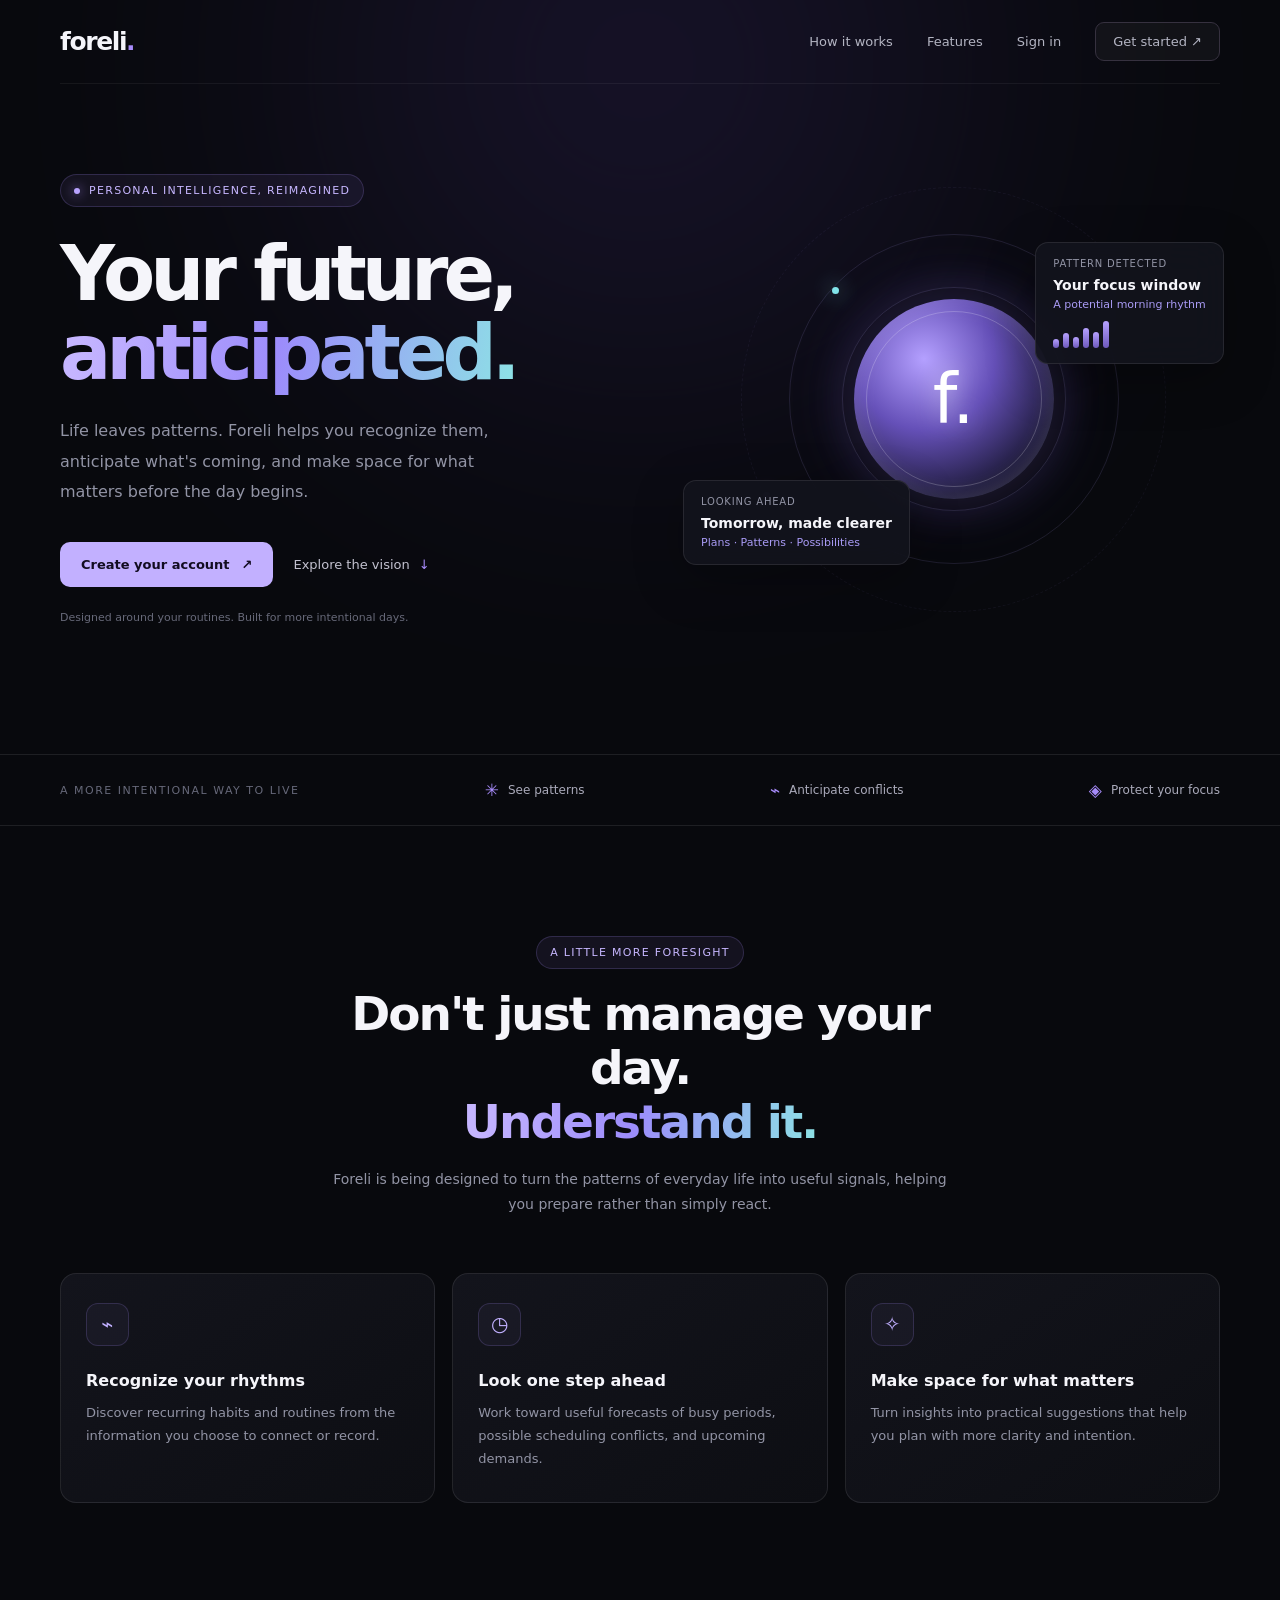
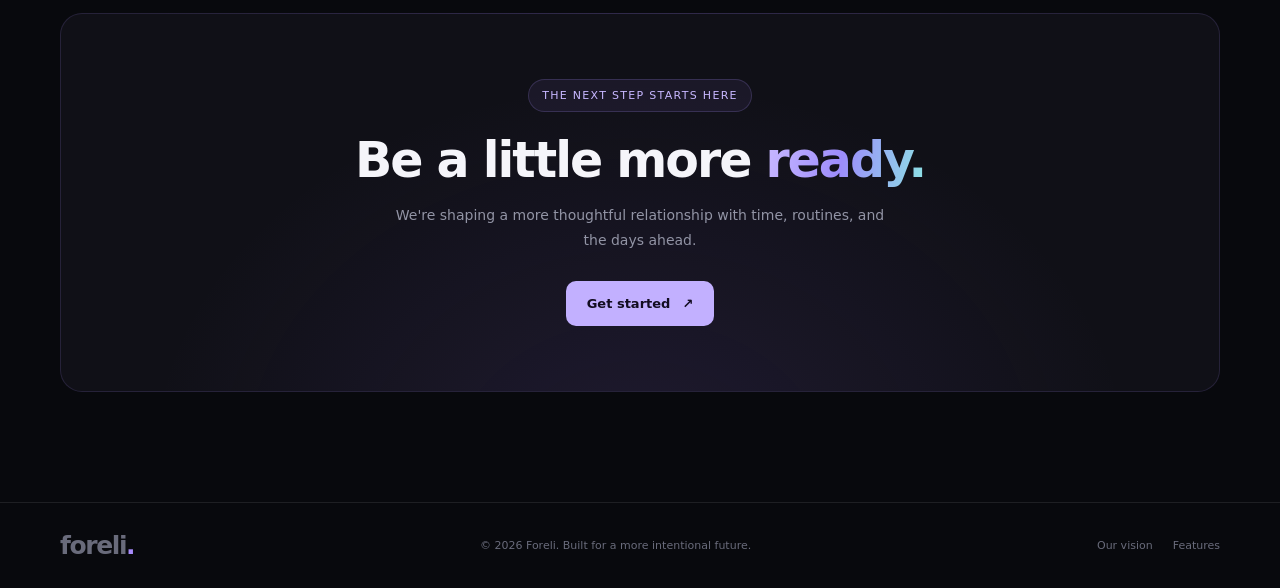
<file: index.html>
<!DOCTYPE html>
<html lang="en">
<head>
  <meta charset="UTF-8">
  <meta name="viewport" content="width=device-width, initial-scale=1.0">
  <meta name="theme-color" content="#08090d">
  <title>Foreli</title>
  <meta name="description" content="Foreli helps you anticipate your day, recognize patterns, and stay ahead of what's coming.">

  <style>
    :root {
      --bg: #08090d;
      --panel: #101117;
      --text: #f5f5fa;
      --muted: #9294a5;
      --purple: #a78bfa;
      --cyan: #83e5e9;
      --border: rgba(255,255,255,.09);
    }

    * { box-sizing: border-box; margin: 0; padding: 0; }
    html { scroll-behavior: smooth; }
    body {
      background: var(--bg);
      color: var(--text);
      font-family: Inter, ui-sans-serif, system-ui, -apple-system, sans-serif;
      overflow-x: hidden;
    }
    a { color: inherit; text-decoration: none; }
    button { font: inherit; }
    .container { width: min(1160px, calc(100% - 48px)); margin: auto; }

    .background-glow {
      position: absolute;
      width: 650px;
      height: 650px;
      top: -260px;
      left: 50%;
      transform: translateX(-50%);
      background: #7852dc;
      opacity: .14;
      filter: blur(150px);
      border-radius: 50%;
      pointer-events: none;
    }

    nav {
      height: 84px;
      display: flex;
      align-items: center;
      justify-content: space-between;
      border-bottom: 1px solid rgba(255,255,255,.055);
      position: relative;
      z-index: 5;
    }
    .logo {
      font-size: 25px;
      font-weight: 750;
      letter-spacing: -1.4px;
    }
    .logo span { color: var(--purple); }
    .nav-links { display: flex; align-items: center; gap: 34px; }
    .nav-links a { font-size: 13px; color: #b3b4c2; transition: color .2s; }
    .nav-links a:hover { color: white; }
    .nav-cta {
      display: inline-flex;
      align-items: center;
      justify-content: center;
      border: 1px solid #36313f;
      padding: 11px 17px;
      border-radius: 9px;
      background: rgba(255,255,255,.035);
      color: white;
      cursor: pointer;
      transition: .25s;
    }
    .nav-cta:hover { background: #a78bfa; color: #100b1d; }

    .hero {
      min-height: 670px;
      display: grid;
      grid-template-columns: 1.04fr .96fr;
      align-items: center;
      gap: 50px;
      padding-top: 40px;
      padding-bottom: 80px;
      position: relative;
    }
    .eyebrow {
      display: inline-flex;
      align-items: center;
      gap: 9px;
      color: #c7b7ff;
      background: rgba(167,139,250,.075);
      border: 1px solid rgba(167,139,250,.2);
      padding: 9px 13px;
      border-radius: 30px;
      font-size: 11px;
      letter-spacing: 1.3px;
      text-transform: uppercase;
    }
    .dot {
      width: 6px;
      height: 6px;
      background: #b9a3ff;
      border-radius: 50%;
      box-shadow: 0 0 12px #a78bfa;
    }
    h1 {
      font-size: clamp(48px, 6vw, 76px);
      letter-spacing: -5px;
      line-height: 1.04;
      font-weight: 650;
      margin: 27px 0 24px;
    }
    .gradient-text {
      background: linear-gradient(100deg, #c5b5ff 5%, #9c8cfb 48%, #8de3e5 100%);
      -webkit-background-clip: text;
      background-clip: text;
      color: transparent;
    }
    .hero-copy {
      max-width: 480px;
      font-size: 16px;
      line-height: 1.9;
      color: var(--muted);
    }
    .hero-actions { display: flex; align-items: center; gap: 20px; margin-top: 34px; }
    .primary-btn {
      border: none;
      display: inline-flex;
      justify-content: center;
      align-items: center;
      gap: 12px;
      padding: 15px 21px;
      border-radius: 10px;
      background: #c2b0ff;
      color: #120c20;
      font-weight: 700;
      font-size: 13px;
      cursor: pointer;
      transition: transform .25s, box-shadow .25s;
    }
    .primary-btn:hover { transform: translateY(-3px); box-shadow: 0 10px 40px #8e6bea35; }
    .text-link { color: #c3c2d0; font-size: 13px; }
    .text-link span { color: var(--purple); margin-left: 5px; }
    .hero-note { color: #676979; font-size: 11px; margin-top: 24px; }

    .visual {
      min-height: 465px;
      display: grid;
      place-items: center;
      position: relative;
      perspective: 1000px;
    }
    .orbit {
      width: 330px;
      height: 330px;
      border-radius: 50%;
      position: absolute;
      border: 1px solid rgba(179,159,255,.13);
      animation: rotate 35s linear infinite;
    }
    .orbit.two { width: 425px; height: 425px; border-style: dashed; opacity: .45; animation-duration: 65s; }
    .orbit::before {
      content: "";
      width: 7px; height: 7px; border-radius: 50%;
      background: var(--cyan); position: absolute; top: 16%; left: 13%;
      box-shadow: 0 0 20px var(--cyan);
    }
    .orbit.two::before { background: var(--purple); top: 72%; left: 5%; box-shadow: 0 0 20px var(--purple); }
    @keyframes rotate { to { transform: rotate(360deg); } }

    .core {
      position: relative;
      width: 200px; height: 200px; border-radius: 50%;
      display: grid; place-items: center;
      background: radial-gradient(circle at 35% 30%, #b4a0ff, #6550b8 37%, #211d40 72%, #101017);
      box-shadow: 0 0 65px #9474ff35, inset 0 0 25px #ffffff26;
      animation: float 5s ease-in-out infinite;
    }
    .core::before {
      content: "";
      position: absolute; inset: 12px; border-radius: 50%;
      border: 1px solid #ffffff35;
    }
    .core::after {
      content: "";
      position: absolute; inset: -12px; border-radius: 50%;
      border: 1px solid #bcaaff25;
      box-shadow: 0 0 45px #9675ff13;
    }
    .core-mark { font-size: 70px; font-weight: 300; color: white; text-shadow: 0 0 25px #fff8; }
    @keyframes float { 0%,100% { transform: translateY(0); } 50% { transform: translateY(-12px); } }

    .float-card {
      position: absolute;
      background: rgba(19,20,29,.88);
      border: 1px solid var(--border);
      border-radius: 13px;
      padding: 15px 17px;
      backdrop-filter: blur(18px);
      box-shadow: 0 15px 50px #0004;
      animation: float 6s ease-in-out infinite;
    }
    .card-top { top: 75px; right: -4px; }
    .card-bottom { bottom: 67px; left: -4px; animation-delay: -2s; }
    .card-label { font-size: 10px; letter-spacing: .8px; color: #9294a5; text-transform: uppercase; }
    .card-value { margin-top: 8px; font-size: 14px; font-weight: 650; }
    .card-sub { color: #a99bf5; font-size: 11px; margin-top: 5px; }
    .mini-bars { display: flex; align-items: end; gap: 4px; height: 27px; margin-top: 10px; }
    .mini-bars i { width: 6px; border-radius: 4px; background: linear-gradient(#b6a1ff, #6e59bd); }
    .mini-bars i:nth-child(1) { height: 35%; }
    .mini-bars i:nth-child(2) { height: 55%; }
    .mini-bars i:nth-child(3) { height: 40%; }
    .mini-bars i:nth-child(4) { height: 75%; }
    .mini-bars i:nth-child(5) { height: 60%; }
    .mini-bars i:nth-child(6) { height: 100%; }

    .trust-strip {
      border-top: 1px solid var(--border);
      border-bottom: 1px solid var(--border);
      padding: 25px 0;
    }
    .trust-inner { display: flex; justify-content: space-between; align-items: center; gap: 20px; }
    .trust-label { color: #666879; font-size: 11px; text-transform: uppercase; letter-spacing: 1.5px; }
    .trust-item { color: #aaaaba; font-size: 12px; display: flex; align-items: center; gap: 9px; }
    .trust-item span { color: var(--purple); font-size: 17px; }

    .section { padding: 110px 0; }
    .section-heading { text-align: center; max-width: 630px; margin: 0 auto 55px; }
    .section-heading h2 { font-size: clamp(32px, 4vw, 47px); letter-spacing: -2px; line-height: 1.15; margin: 18px 0; }
    .section-heading p { font-size: 14px; line-height: 1.8; color: var(--muted); }
    .features { display: grid; grid-template-columns: repeat(3, 1fr); gap: 17px; }
    .feature {
      border: 1px solid var(--border);
      background: linear-gradient(145deg, #13141c, #0d0e13);
      border-radius: 16px;
      padding: 29px 25px;
      min-height: 230px;
      transition: transform .25s, border-color .25s;
    }
    .feature:hover { transform: translateY(-5px); border-color: #a78bfa55; }
    .feature-icon {
      width: 43px; height: 43px; display: grid; place-items: center;
      border: 1px solid #a78bfa30; background: #a78bfa0c;
      border-radius: 12px; color: #c1b0ff; font-size: 20px;
    }
    .feature h3 { font-size: 16px; margin: 25px 0 11px; }
    .feature p { color: var(--muted); font-size: 13px; line-height: 1.8; }

    .cta-panel {
      border: 1px solid #a78bfa25;
      background: radial-gradient(ellipse at 50% 120%, #7454bd26, transparent 60%), #101017;
      border-radius: 22px;
      padding: 65px 24px;
      text-align: center;
    }
    .cta-panel h2 { font-size: clamp(32px, 5vw, 49px); letter-spacing: -2px; margin: 20px 0 14px; }
    .cta-panel p { color: var(--muted); font-size: 14px; line-height: 1.8; max-width: 500px; margin: auto; }
    .cta-panel .primary-btn { margin-top: 28px; }
    footer { border-top: 1px solid var(--border); padding: 28px 0; color: #696b7b; font-size: 11px; }
    .footer-inner { display: flex; align-items: center; justify-content: space-between; gap: 20px; }
    .footer-links { display: flex; gap: 20px; }

    .reveal { opacity: 0; transform: translateY(20px); transition: opacity .7s, transform .7s; }
    .reveal.visible { opacity: 1; transform: translateY(0); }

    #notice {
      position: fixed; bottom: 24px; left: 50%; transform: translate(-50%, 20px);
      background: #1a1925; border: 1px solid #a78bfa55; border-radius: 10px;
      padding: 14px 20px; color: white; font-size: 13px;
      opacity: 0; pointer-events: none; transition: .25s; z-index: 10;
      width: max-content; max-width: calc(100% - 32px);
    }
    #notice.show { opacity: 1; transform: translate(-50%, 0); }

    @media (max-width: 850px) {
      .hero { grid-template-columns: 1fr; padding-top: 75px; gap: 10px; }
      .hero-content { text-align: center; }
      .hero-copy { margin: auto; }
      .hero-actions { justify-content: center; }
      .hero-note { text-align: center; }
      .visual { min-height: 480px; }
      .features { grid-template-columns: 1fr 1fr; }
      .trust-label { display: none; }
    }
    @media (max-width: 560px) {
      .container { width: calc(100% - 34px); }
      nav { height: 72px; }
      .nav-links { gap: 12px; }
      .nav-links a:not(.nav-cta) { display: none; }
      .nav-cta { padding: 10px 12px; font-size: 12px; }
      h1 { letter-spacing: -3px; }
      .hero { padding-top: 60px; }
      .hero-actions { flex-direction: column; gap: 18px; }
      .visual { min-height: 380px; transform: scale(.84); margin: -20px -25px; }
      .orbit.two { width: 350px; height: 350px; }
      .orbit { width: 275px; height: 275px; }
      .core { width: 160px; height: 160px; }
      .core-mark { font-size: 58px; }
      .card-top { right: -4px; }
      .card-bottom { left: -4px; }
      .trust-inner { justify-content: center; flex-wrap: wrap; }
      .trust-item { font-size: 11px; }
      .section { padding: 75px 0; }
      .features { grid-template-columns: 1fr; }
      .feature { min-height: auto; }
      .cta-panel { padding: 48px 20px; }
      .footer-inner { flex-direction: column; text-align: center; }
    }

    @media (prefers-reduced-motion: reduce) {
      *, *::before, *::after { animation-duration: .01ms !important; scroll-behavior: auto !important; transition-duration: .01ms !important; }
      .reveal { opacity: 1; transform: none; }
    }
  </style>
</head>

<body>
  <div class="background-glow"></div>

  <div class="container">
    <nav aria-label="Main navigation">
      <a class="logo" href="#home" aria-label="Foreli home">foreli<span>.</span></a>
      <div class="nav-links">
        <a href="#how-it-works">How it works</a>
        <a href="#features">Features</a>
        <a href="login.html">Sign in</a>
        <a class="nav-cta" href="register.html">Get started ↗</a>
      </div>
    </nav>

    <main id="home">
      <section class="hero">
        <div class="hero-content">
          <div class="eyebrow"><span class="dot"></span> Personal intelligence, reimagined</div>
          <h1>Your future,<br><span class="gradient-text">anticipated.</span></h1>
          <p class="hero-copy">
            Life leaves patterns. Foreli helps you recognize them, anticipate
            what's coming, and make space for what matters before the day begins.
          </p>
          <div class="hero-actions">
            <a class="primary-btn" href="register.html">Create your account <span>↗</span></a>
            <a class="text-link" href="#how-it-works">Explore the vision <span>↓</span></a>
          </div>
          <p class="hero-note">Designed around your routines. Built for more intentional days.</p>
        </div>

        <div class="visual" aria-label="Abstract animated visualization of personal intelligence">
          <div class="orbit two"></div>
          <div class="orbit"></div>
          <div class="core"><span class="core-mark">f.</span></div>

          <div class="float-card card-top">
            <div class="card-label">Pattern detected</div>
            <div class="card-value">Your focus window</div>
            <div class="card-sub">A potential morning rhythm</div>
            <div class="mini-bars"><i></i><i></i><i></i><i></i><i></i><i></i></div>
          </div>

          <div class="float-card card-bottom">
            <div class="card-label">Looking ahead</div>
            <div class="card-value">Tomorrow, made clearer</div>
            <div class="card-sub">Plans · Patterns · Possibilities</div>
          </div>
        </div>
      </section>
    </main>
  </div>

  <section class="trust-strip">
    <div class="container trust-inner">
      <span class="trust-label">A more intentional way to live</span>
      <div class="trust-item"><span>✳</span> See patterns</div>
      <div class="trust-item"><span>⌁</span> Anticipate conflicts</div>
      <div class="trust-item"><span>◈</span> Protect your focus</div>
    </div>
  </section>

  <section class="section" id="how-it-works">
    <div class="container">
      <div class="section-heading reveal">
        <div class="eyebrow">A little more foresight</div>
        <h2>Don't just manage your day.<br><span class="gradient-text">Understand it.</span></h2>
        <p>Foreli is being designed to turn the patterns of everyday life into useful signals, helping you prepare rather than simply react.</p>
      </div>

      <div class="features" id="features">
        <article class="feature reveal">
          <div class="feature-icon">⌁</div>
          <h3>Recognize your rhythms</h3>
          <p>Discover recurring habits and routines from the information you choose to connect or record.</p>
        </article>
        <article class="feature reveal">
          <div class="feature-icon">◷</div>
          <h3>Look one step ahead</h3>
          <p>Work toward useful forecasts of busy periods, possible scheduling conflicts, and upcoming demands.</p>
        </article>
        <article class="feature reveal">
          <div class="feature-icon">✧</div>
          <h3>Make space for what matters</h3>
          <p>Turn insights into practical suggestions that help you plan with more clarity and intention.</p>
        </article>
      </div>
    </div>
  </section>

  <section class="section" style="padding-top:0">
    <div class="container">
      <div class="cta-panel reveal">
        <div class="eyebrow">The next step starts here</div>
        <h2>Be a little more <span class="gradient-text">ready.</span></h2>
        <p>We're shaping a more thoughtful relationship with time, routines, and the days ahead.</p>
        <a class="primary-btn" href="register.html">Get started <span>↗</span></a>
      </div>
    </div>
  </section>

  <footer>
    <div class="container footer-inner">
      <a class="logo" href="#home">foreli<span>.</span></a>
      <span>© 2026 Foreli. Built for a more intentional future.</span>
      <div class="footer-links">
        <a href="#how-it-works">Our vision</a>
        <a href="#features">Features</a>
      </div>
    </div>
  </footer>

  <div id="notice" role="status" aria-live="polite"></div>

  <script>
    const notice = document.getElementById('notice');
    let noticeTimer;

    document.querySelectorAll('[data-notice]').forEach(button => {
      button.addEventListener('click', () => {
        notice.textContent = 'Foreli is currently a preview. Early access signup is coming soon.';
        notice.classList.add('show');
        clearTimeout(noticeTimer);
        noticeTimer = setTimeout(() => notice.classList.remove('show'), 3500);
      });
    });

    const observer = new IntersectionObserver(entries => {
      entries.forEach(entry => {
        if (entry.isIntersecting) {
          entry.target.classList.add('visible');
          observer.unobserve(entry.target);
        }
      });
    }, { threshold: 0.12 });

    document.querySelectorAll('.reveal').forEach(el => observer.observe(el));
  </script>
</body>
</html>
</file>
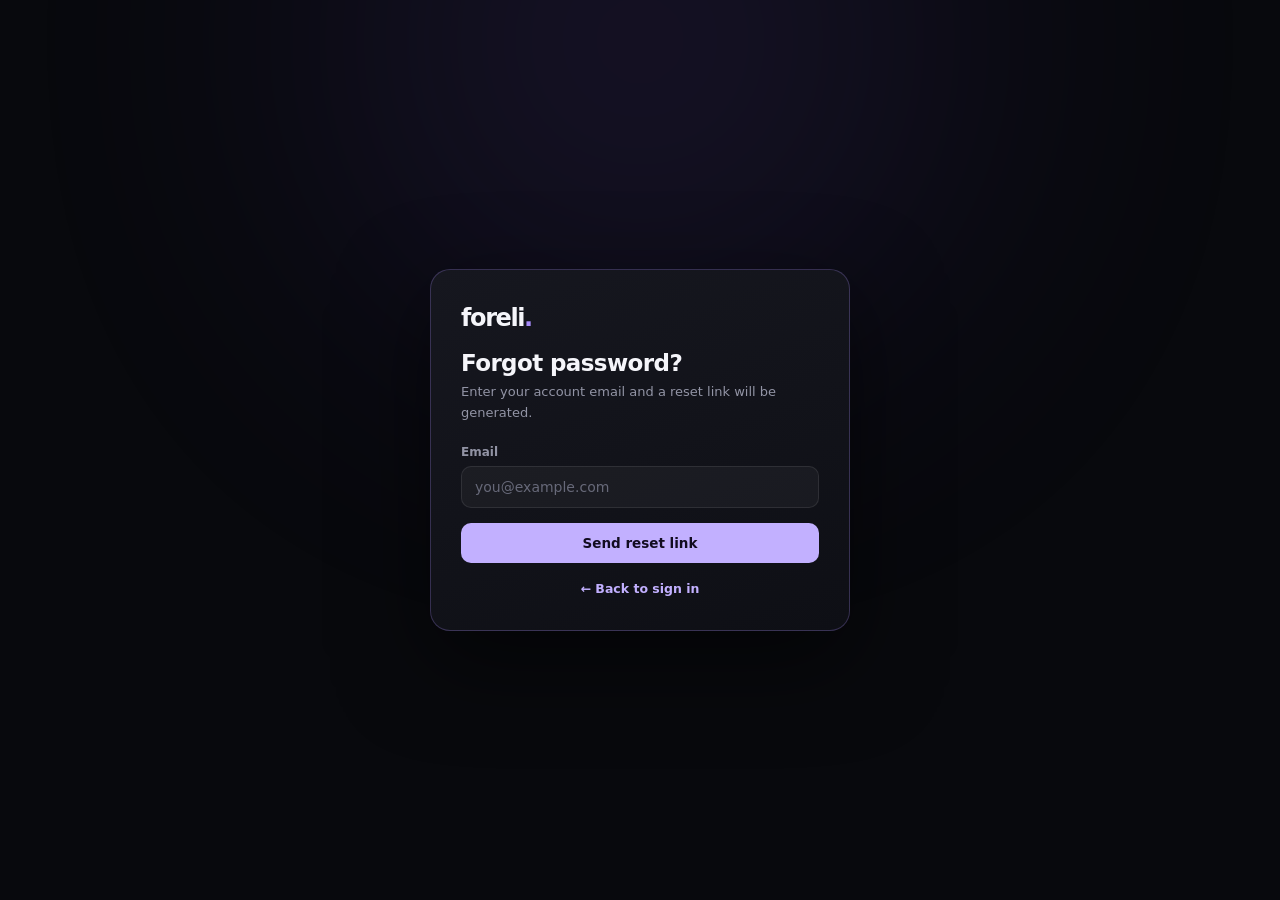
<file: forgot.html>
<!DOCTYPE html>
<html lang="en">
<head>
  <meta charset="UTF-8">
  <meta name="viewport" content="width=device-width, initial-scale=1.0">
  <meta name="theme-color" content="#08090d">
  <title>Forgot password — Foreli</title>
  <meta name="description" content="Reset your Foreli password.">
  <link rel="stylesheet" href="assets/css/auth.css">
</head>
<body class="auth-page">
  <div class="auth-glow"></div>
  <main class="auth-card">
    <a class="auth-brand" href="index.html">foreli<span>.</span></a>
    <h1 class="auth-title">Forgot password?</h1>
    <p class="auth-sub">Enter your account email and a reset link will be generated.</p>

    <form data-auth-mode="forgot" novalidate>
      <div class="auth-error" id="authError" role="alert" hidden></div>
      <div class="auth-result" id="authResult" hidden></div>

      <div class="field">
        <label for="forgot-email">Email</label>
        <input id="forgot-email" type="email" name="email" autocomplete="email"
               placeholder="you@example.com" required>
      </div>

      <div class="auth-actions">
        <button type="submit" class="btn btn-primary">Send reset link</button>
      </div>
    </form>

    <p class="auth-switch"><a href="login.html">← Back to sign in</a></p>
  </main>

  <script src="assets/js/config.js"></script>
  <script src="assets/js/reset.js"></script>
</body>
</html>
</file>
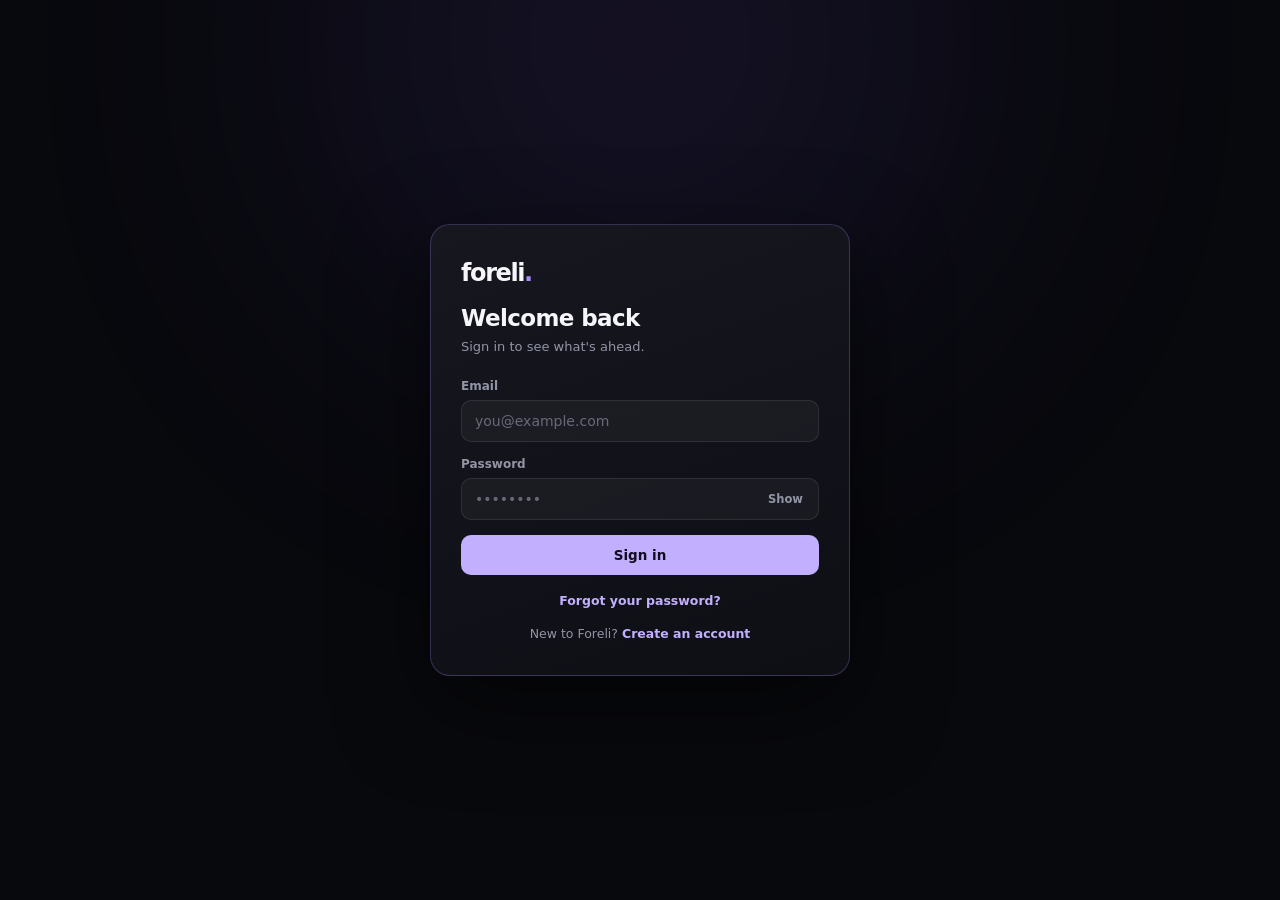
<file: login.html>
<!DOCTYPE html>
<html lang="en">
<head>
  <meta charset="UTF-8">
  <meta name="viewport" content="width=device-width, initial-scale=1.0">
  <meta name="theme-color" content="#08090d">
  <title>Sign in — Foreli</title>
  <meta name="description" content="Sign in to Foreli to see what's ahead.">
  <link rel="stylesheet" href="assets/css/auth.css">
</head>
<body class="auth-page">
  <div class="auth-glow"></div>
  <main class="auth-card">
    <a class="auth-brand" href="index.html">foreli<span>.</span></a>
    <h1 class="auth-title">Welcome back</h1>
    <p class="auth-sub">Sign in to see what's ahead.</p>

    <form data-auth-mode="login" novalidate>
      <div class="auth-error" id="authError" role="alert" hidden></div>

      <div class="field">
        <label for="login-email">Email</label>
        <input id="login-email" type="email" name="email" autocomplete="email"
               placeholder="you@example.com" required>
      </div>

      <div class="field">
        <label for="login-password">Password</label>
        <span class="password-wrap">
          <input id="login-password" type="password" name="password"
                 autocomplete="current-password" placeholder="••••••••" required>
          <button type="button" class="toggle-pw" data-toggle-password
                  aria-label="Show password">Show</button>
        </span>
      </div>

      <div class="auth-actions">
        <button type="submit" class="btn btn-primary">Sign in</button>
      </div>
    </form>

    <p class="auth-switch"><a href="forgot.html">Forgot your password?</a></p>
    <p class="auth-switch">New to Foreli? <a href="register.html">Create an account</a></p>
  </main>

  <script src="assets/js/config.js"></script>
  <script src="assets/js/auth.js"></script>
</body>
</html>
</file>
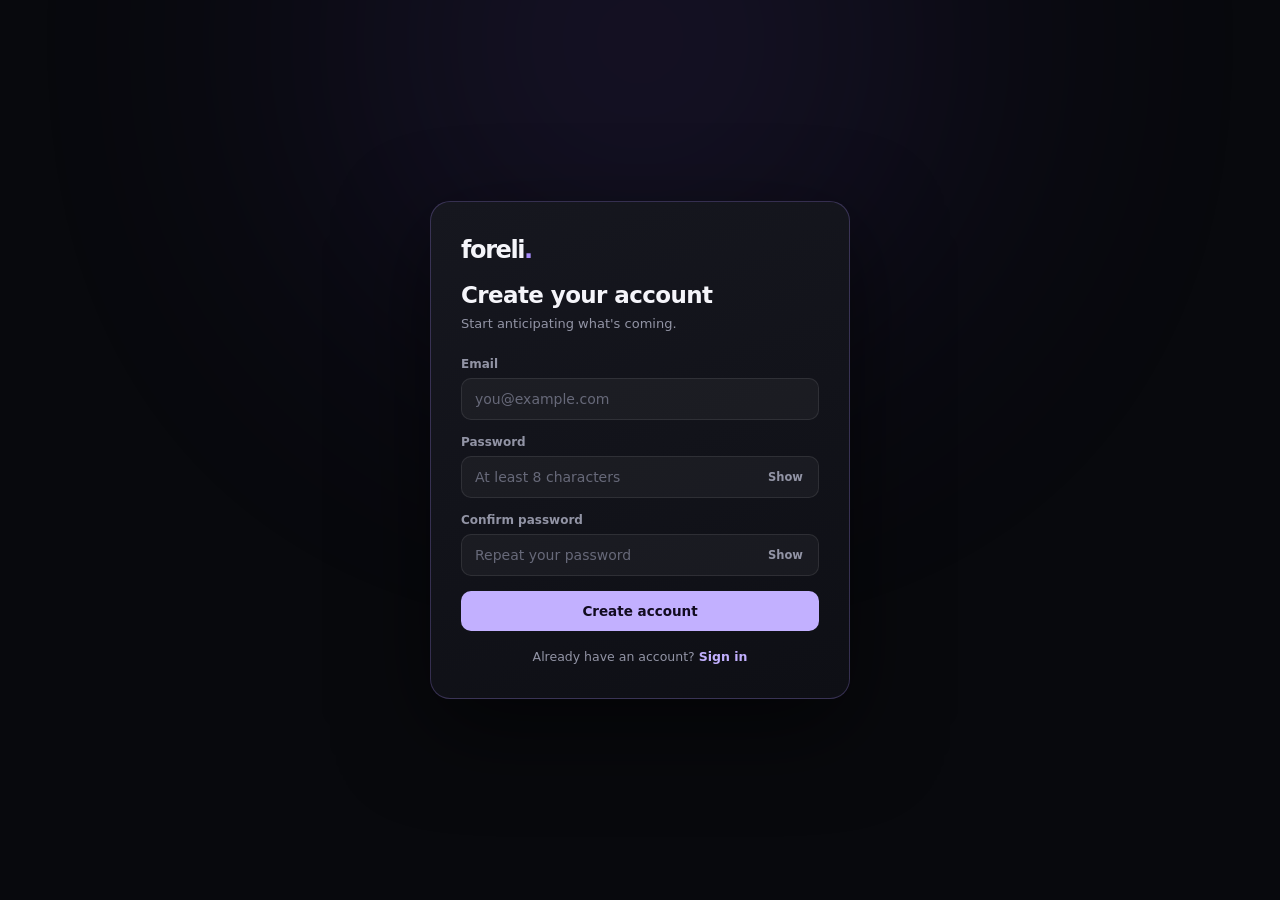
<file: register.html>
<!DOCTYPE html>
<html lang="en">
<head>
  <meta charset="UTF-8">
  <meta name="viewport" content="width=device-width, initial-scale=1.0">
  <meta name="theme-color" content="#08090d">
  <title>Create account — Foreli</title>
  <meta name="description" content="Create your Foreli account and start anticipating your day.">
  <link rel="stylesheet" href="assets/css/auth.css">
</head>
<body class="auth-page">
  <div class="auth-glow"></div>
  <main class="auth-card">
    <a class="auth-brand" href="index.html">foreli<span>.</span></a>
    <h1 class="auth-title">Create your account</h1>
    <p class="auth-sub">Start anticipating what's coming.</p>

    <form data-auth-mode="register" novalidate>
      <div class="auth-error" id="authError" role="alert" hidden></div>

      <div class="field">
        <label for="register-email">Email</label>
        <input id="register-email" type="email" name="email" autocomplete="email"
               placeholder="you@example.com" required>
      </div>

      <div class="field">
        <label for="register-password">Password</label>
        <span class="password-wrap">
          <input id="register-password" type="password" name="password"
                 autocomplete="new-password" placeholder="At least 8 characters" required>
          <button type="button" class="toggle-pw" data-toggle-password
                  aria-label="Show password">Show</button>
        </span>
      </div>

      <div class="field">
        <label for="register-confirm">Confirm password</label>
        <span class="password-wrap">
          <input id="register-confirm" type="password" name="confirm"
                 autocomplete="new-password" placeholder="Repeat your password" required>
          <button type="button" class="toggle-pw" data-toggle-password
                  aria-label="Show password">Show</button>
        </span>
      </div>

      <div class="auth-actions">
        <button type="submit" class="btn btn-primary">Create account</button>
      </div>
    </form>

    <p class="auth-switch">Already have an account? <a href="login.html">Sign in</a></p>
  </main>

  <script src="assets/js/config.js"></script>
  <script src="assets/js/auth.js"></script>
</body>
</html>
</file>
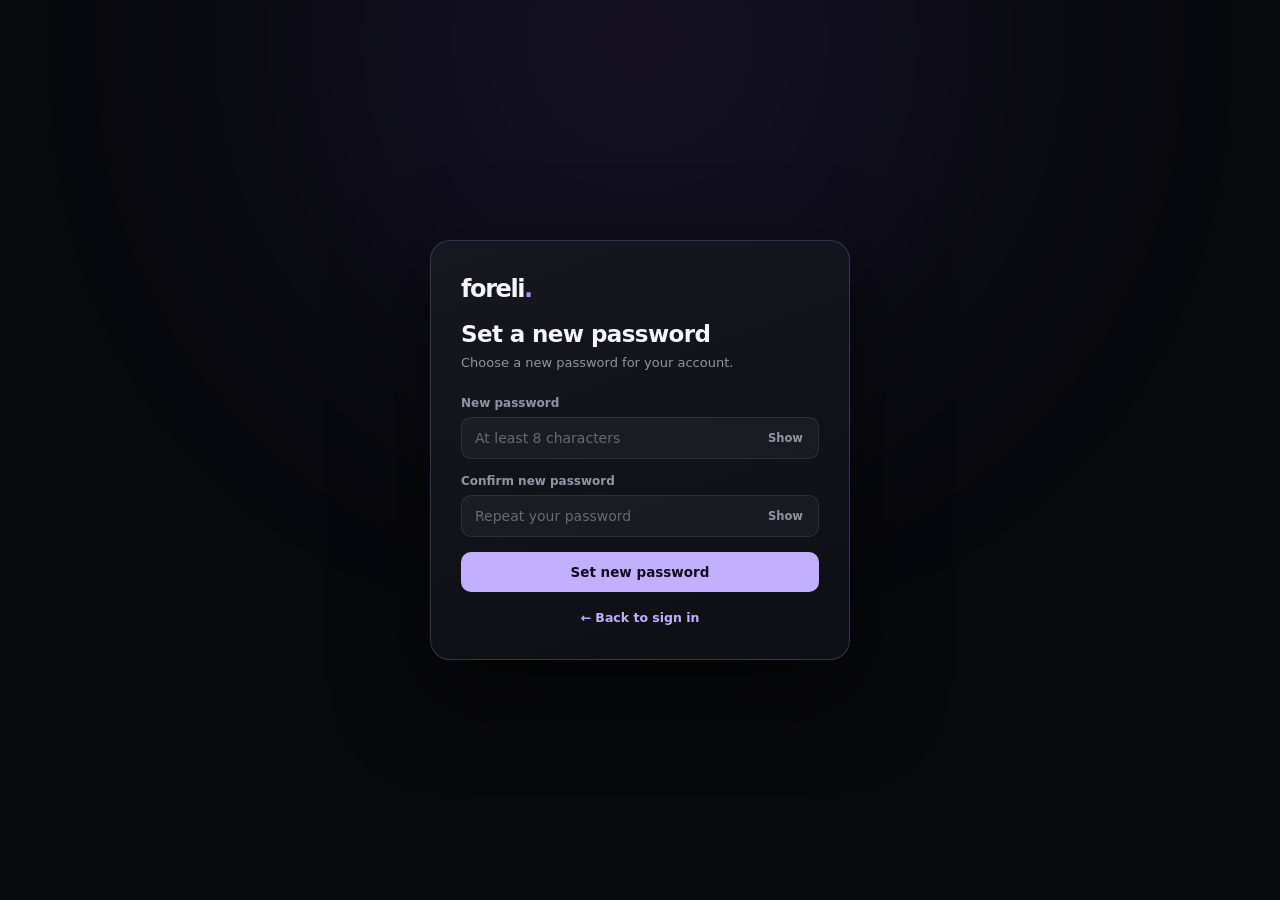
<file: reset.html>
<!DOCTYPE html>
<html lang="en">
<head>
  <meta charset="UTF-8">
  <meta name="viewport" content="width=device-width, initial-scale=1.0">
  <meta name="theme-color" content="#08090d">
  <title>Reset password — Foreli</title>
  <meta name="description" content="Set a new Foreli password.">
  <link rel="stylesheet" href="assets/css/auth.css">
</head>
<body class="auth-page">
  <div class="auth-glow"></div>
  <main class="auth-card">
    <a class="auth-brand" href="index.html">foreli<span>.</span></a>
    <h1 class="auth-title">Set a new password</h1>
    <p class="auth-sub">Choose a new password for your account.</p>

    <form data-auth-mode="reset" novalidate>
      <div class="auth-error" id="authError" role="alert" hidden></div>
      <div class="auth-result" id="authResult" hidden></div>
      <input type="hidden" name="token" id="reset-token">

      <div class="field">
        <label for="reset-password">New password</label>
        <span class="password-wrap">
          <input id="reset-password" type="password" name="password"
                 autocomplete="new-password" placeholder="At least 8 characters" required>
          <button type="button" class="toggle-pw" data-toggle-password
                  aria-label="Show password">Show</button>
        </span>
      </div>

      <div class="field">
        <label for="reset-confirm">Confirm new password</label>
        <span class="password-wrap">
          <input id="reset-confirm" type="password" name="confirm"
                 autocomplete="new-password" placeholder="Repeat your password" required>
          <button type="button" class="toggle-pw" data-toggle-password
                  aria-label="Show password">Show</button>
        </span>
      </div>

      <div class="auth-actions">
        <button type="submit" class="btn btn-primary">Set new password</button>
      </div>
    </form>

    <p class="auth-switch"><a href="login.html">← Back to sign in</a></p>
  </main>

  <script src="assets/js/config.js"></script>
  <script src="assets/js/reset.js"></script>
</body>
</html>
</file>
<file: assets/css/auth.css>
/* Foreli auth pages + account UI (dark-purple, consistent with dashboard). */
:root {
  --bg: #08090d;
  --panel: #101117;
  --panel-2: #13141c;
  --text: #f5f5fa;
  --muted: #9294a5;
  --muted-2: #676979;
  --purple: #a78bfa;
  --purple-strong: #c2b0ff;
  --green: #5ee0a0;
  --red: #ff7b8a;
  --border: rgba(255, 255, 255, .09);
  --border-soft: rgba(255, 255, 255, .055);
  --radius: 16px;
  --radius-sm: 10px;
}

* { box-sizing: border-box; }

body.auth-page {
  margin: 0;
  min-height: 100vh;
  display: grid;
  place-items: center;
  padding: 24px;
  background: var(--bg);
  color: var(--text);
  font-family: Inter, ui-sans-serif, system-ui, -apple-system, "Segoe UI", sans-serif;
  -webkit-font-smoothing: antialiased;
}
.auth-glow {
  position: fixed;
  width: 600px;
  height: 600px;
  top: -260px;
  left: 50%;
  transform: translateX(-50%);
  background: #7852dc;
  opacity: .14;
  filter: blur(150px);
  border-radius: 50%;
  pointer-events: none;
}
.auth-card {
  position: relative;
  width: min(420px, 100%);
  background: linear-gradient(160deg, #16171f, #0e0f15);
  border: 1px solid rgba(167, 139, 250, .25);
  border-radius: 20px;
  padding: 34px 30px;
  box-shadow: 0 30px 90px rgba(0, 0, 0, .55);
}
.auth-brand {
  display: inline-block;
  font-size: 24px;
  font-weight: 750;
  letter-spacing: -1.4px;
  color: var(--text);
  text-decoration: none;
}
.auth-brand span { color: var(--purple); }
.auth-title { font-size: 23px; letter-spacing: -.6px; margin: 18px 0 6px; }
.auth-sub { color: var(--muted); font-size: 13px; margin: 0 0 22px; line-height: 1.6; }
.auth-error {
  background: rgba(255, 123, 138, .1);
  border: 1px solid rgba(255, 123, 138, .4);
  color: #ffb3bc;
  border-radius: 10px;
  padding: 10px 13px;
  font-size: 12.5px;
  margin-bottom: 14px;
  line-height: 1.5;
}

.field { display: flex; flex-direction: column; gap: 7px; margin-bottom: 15px; }
.field label { font-size: 12px; color: var(--muted); font-weight: 550; }
.field input {
  width: 100%;
  background: rgba(255, 255, 255, .04);
  border: 1px solid var(--border);
  border-radius: var(--radius-sm);
  padding: 12px 13px;
  font: inherit;
  font-size: 14px;
  color: var(--text);
  outline: none;
  transition: border-color .15s, background .15s;
}
.field input:focus {
  border-color: rgba(167, 139, 250, .55);
  background: rgba(255, 255, 255, .055);
}
.field input::placeholder { color: var(--muted-2); }

.password-wrap { position: relative; display: block; }
.password-wrap input { padding-right: 64px; }
.toggle-pw {
  position: absolute;
  right: 8px;
  top: 50%;
  transform: translateY(-50%);
  background: none;
  border: none;
  color: var(--muted);
  font-size: 11.5px;
  font-weight: 600;
  cursor: pointer;
  padding: 6px 8px;
  border-radius: 7px;
  font-family: inherit;
}
.toggle-pw:hover { color: #fff; background: rgba(255, 255, 255, .06); }

.auth-actions { margin-top: 6px; }
.btn {
  width: 100%;
  display: inline-flex;
  align-items: center;
  justify-content: center;
  gap: 8px;
  padding: 12px 18px;
  border-radius: 10px;
  font: inherit;
  font-size: 13.5px;
  font-weight: 650;
  cursor: pointer;
  border: none;
  transition: transform .18s, box-shadow .18s, opacity .18s;
}
.btn-primary { background: var(--purple-strong); color: #120c20; }
.btn-primary:hover { transform: translateY(-2px); box-shadow: 0 10px 30px rgba(142, 107, 234, .35); }
.btn-primary:disabled { opacity: .6; cursor: default; transform: none; box-shadow: none; }

.auth-switch { margin: 18px 0 0; font-size: 12.5px; color: var(--muted); text-align: center; }
.auth-switch a { color: var(--purple-strong); font-weight: 600; text-decoration: none; }
.auth-switch a:hover { text-decoration: underline; }

/* Dashboard sidebar account row */
.sidebar-foot .user-email {
  font-size: 11.5px;
  color: var(--muted);
  overflow: hidden;
  text-overflow: ellipsis;
  white-space: nowrap;
}
.sidebar-foot .logout-btn {
  width: 100%;
  padding: 9px 12px;
  border-radius: 9px;
  border: 1px solid var(--border);
  background: rgba(255, 255, 255, .03);
  color: #b3b4c2;
  font-size: 12.5px;
  font-weight: 550;
  cursor: pointer;
  font-family: inherit;
  transition: background .15s, color .15s, border-color .15s;
}
.sidebar-foot .logout-btn:hover {
  background: rgba(255, 123, 138, .1);
  border-color: rgba(255, 123, 138, .4);
  color: #ffb3bc;
}

.auth-notice {
  background: rgba(245, 194, 107, .1);
  border: 1px solid rgba(245, 194, 107, .4);
  color: #f5c26b;
  border-radius: 10px;
  padding: 10px 13px;
  font-size: 12.5px;
  margin-bottom: 14px;
  line-height: 1.5;
}

.auth-result {
  background: rgba(94, 224, 160, .1);
  border: 1px solid rgba(94, 224, 160, .4);
  color: #9ff0c4;
  border-radius: 10px;
  padding: 10px 13px;
  font-size: 12.5px;
  margin-bottom: 14px;
  line-height: 1.6;
}
.auth-result a { color: #c2b0ff; font-weight: 600; }
.auth-result small { color: var(--muted); }

@media (max-width: 480px) {
  .auth-card { padding: 26px 20px; }
}
</file>
